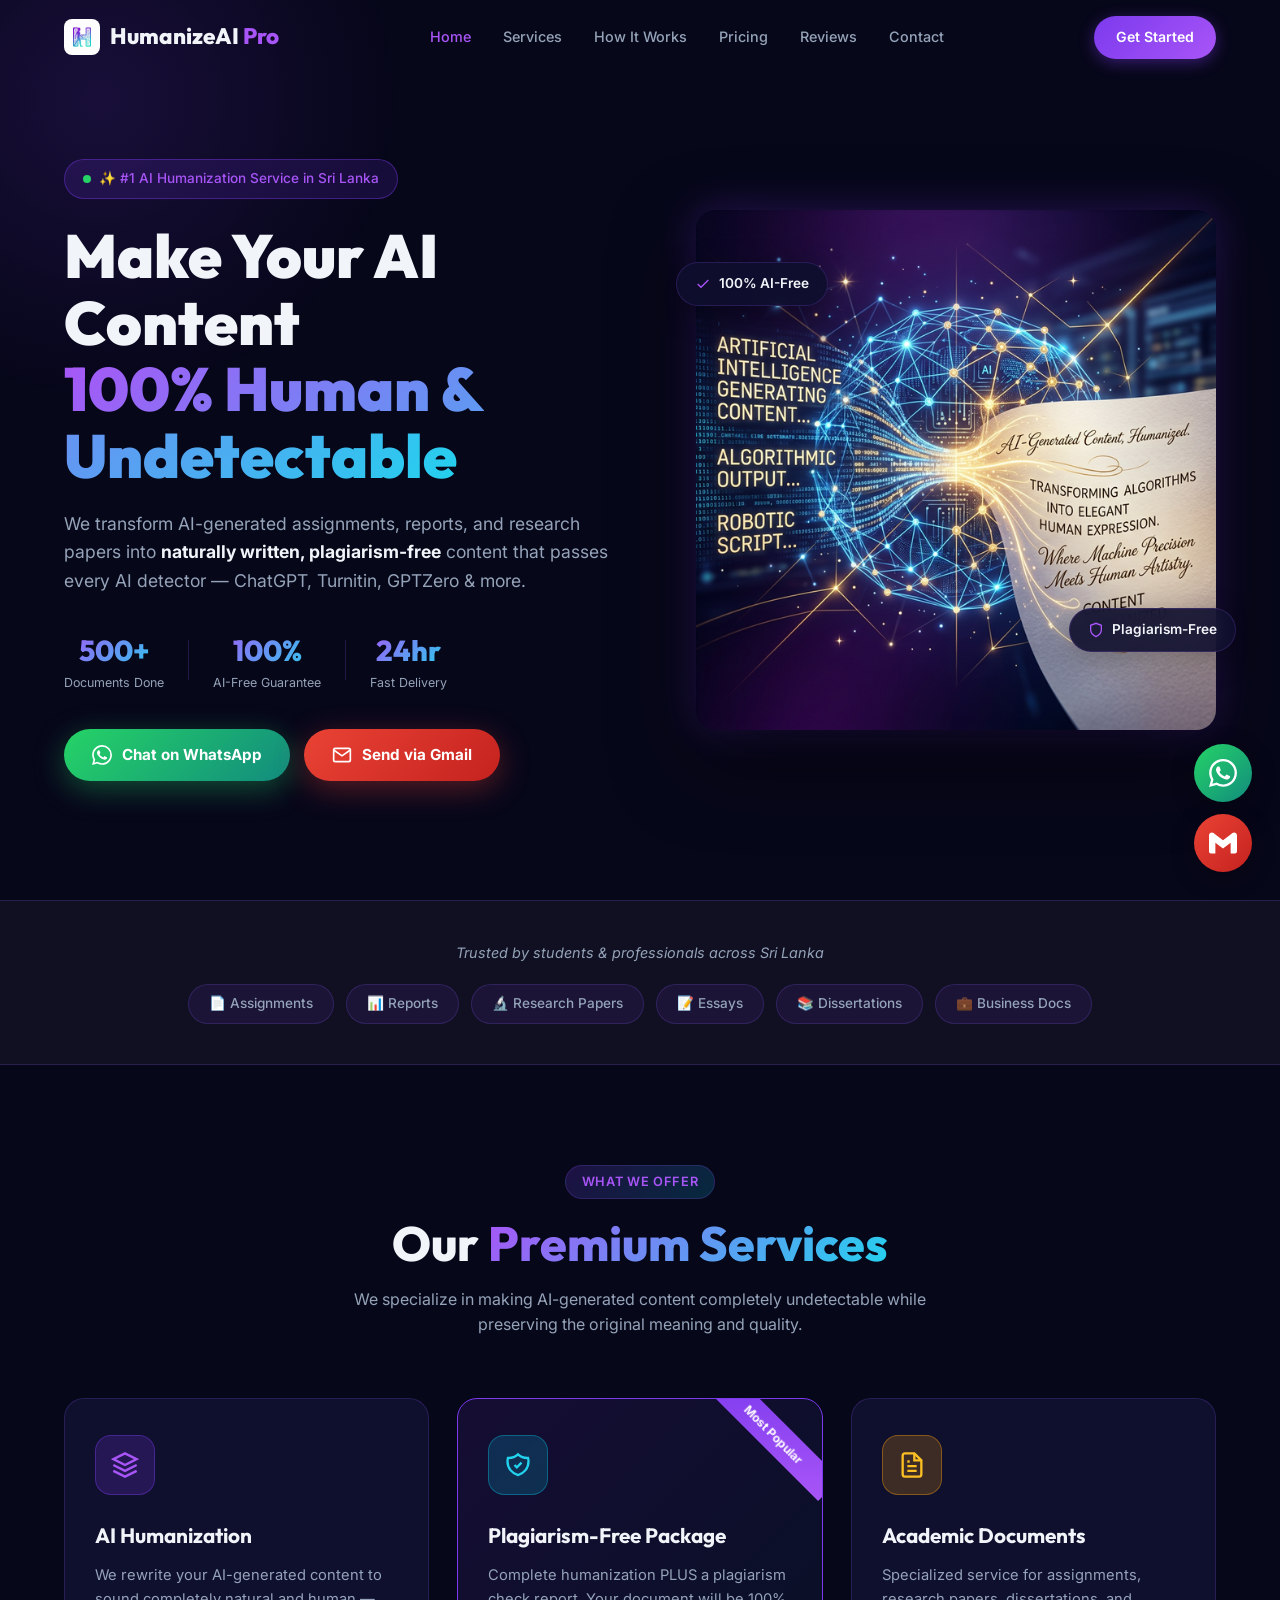
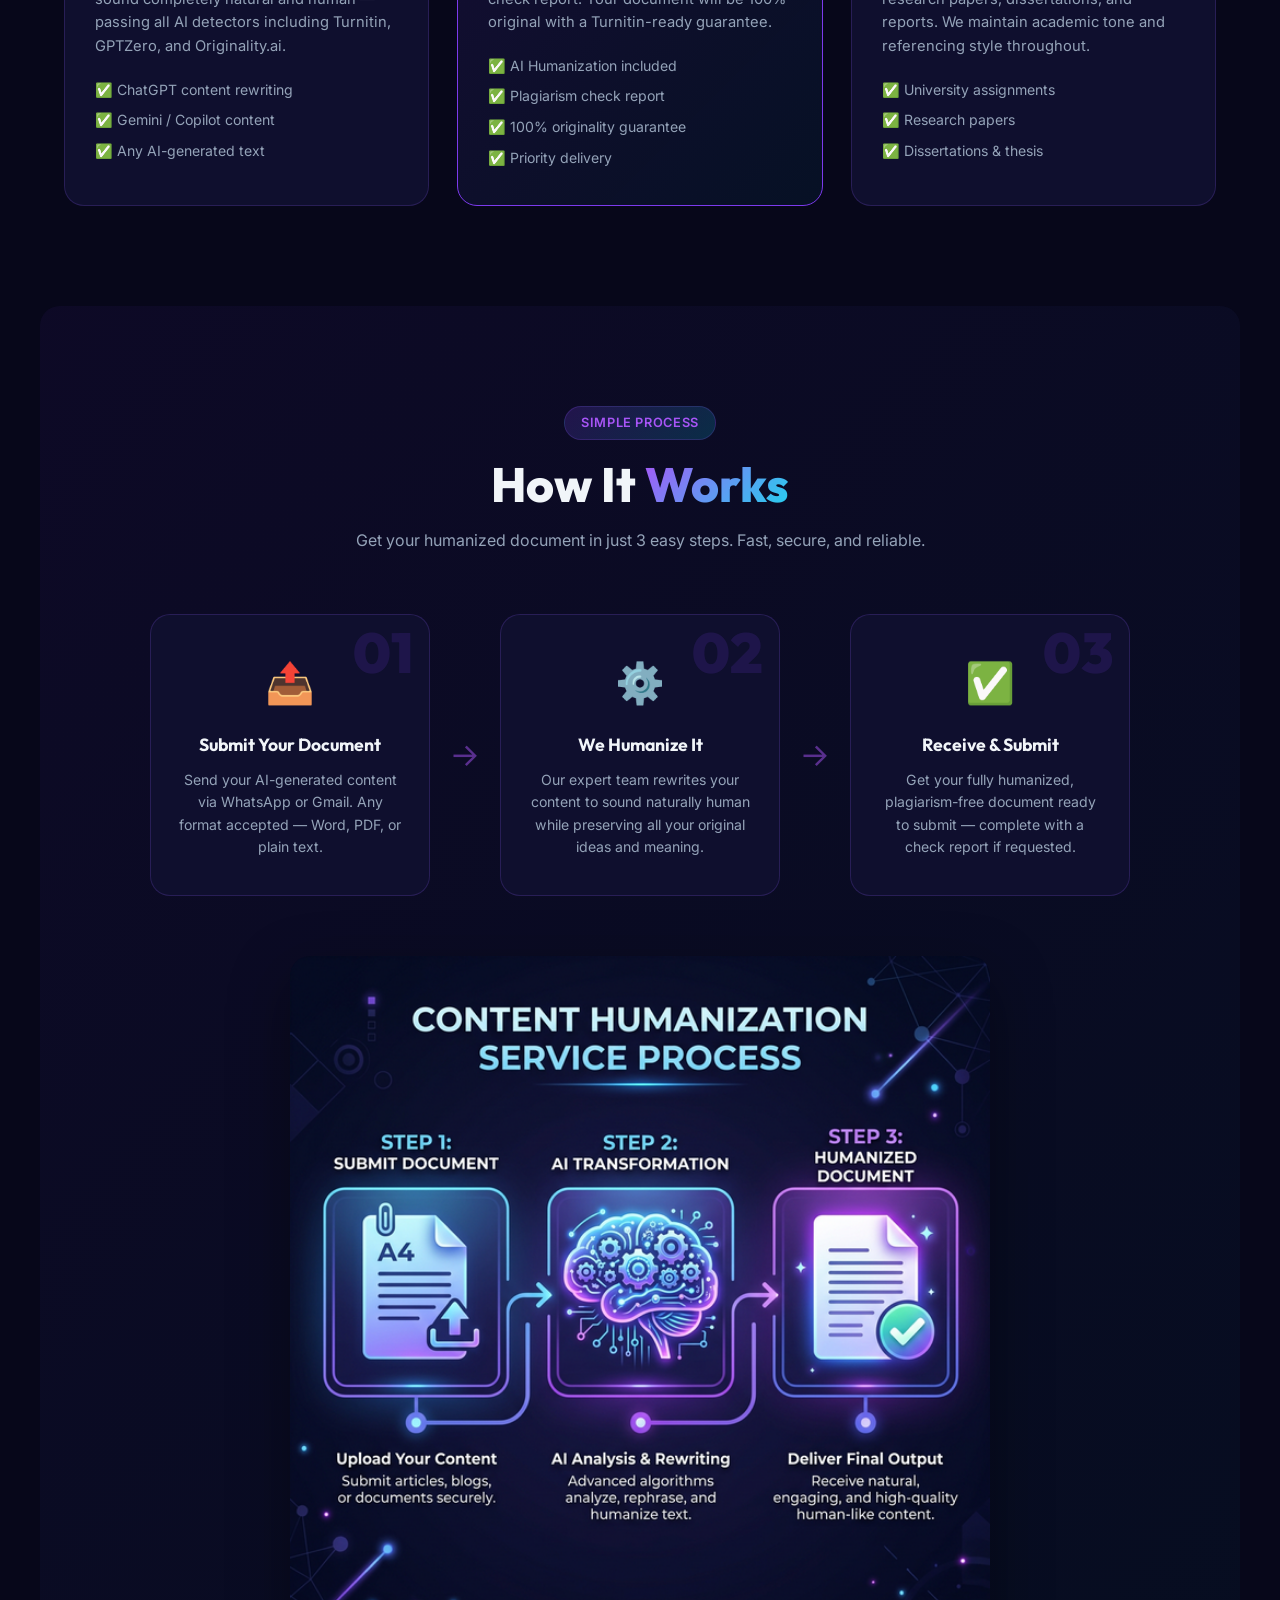
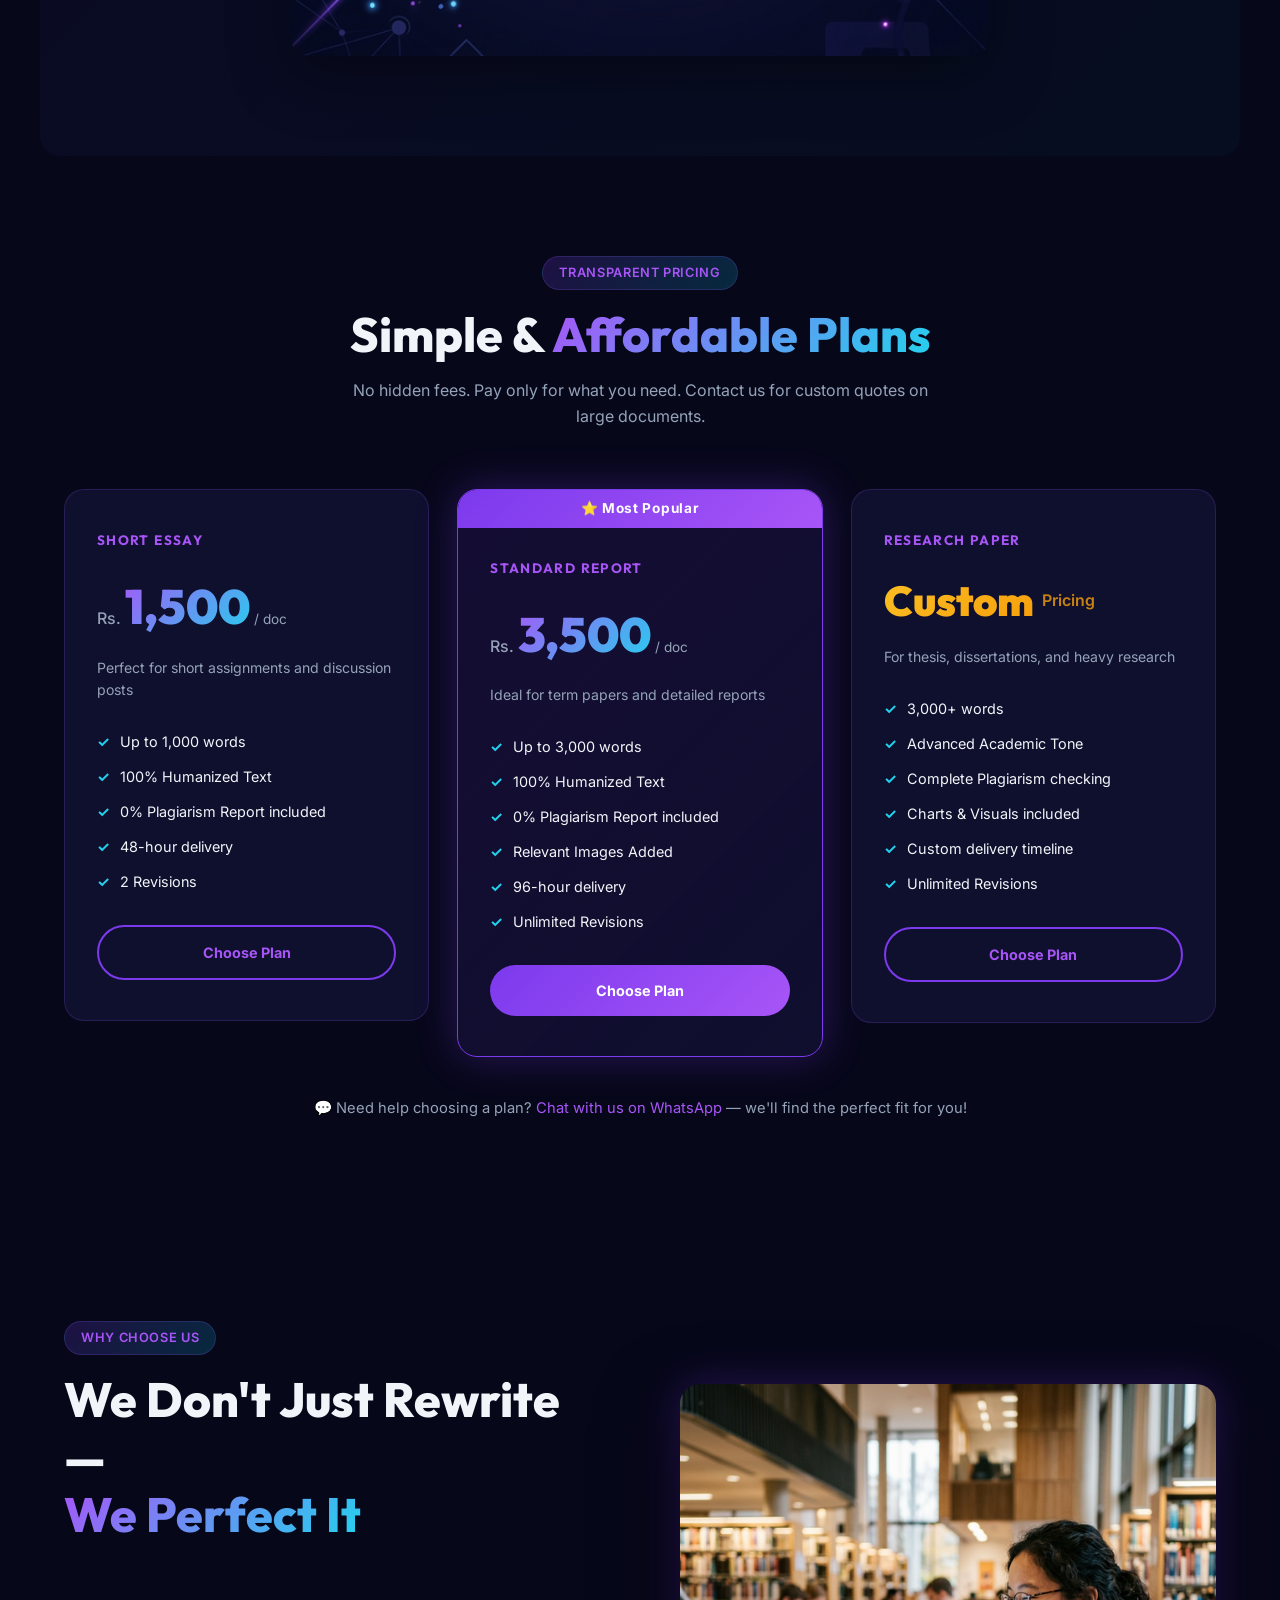
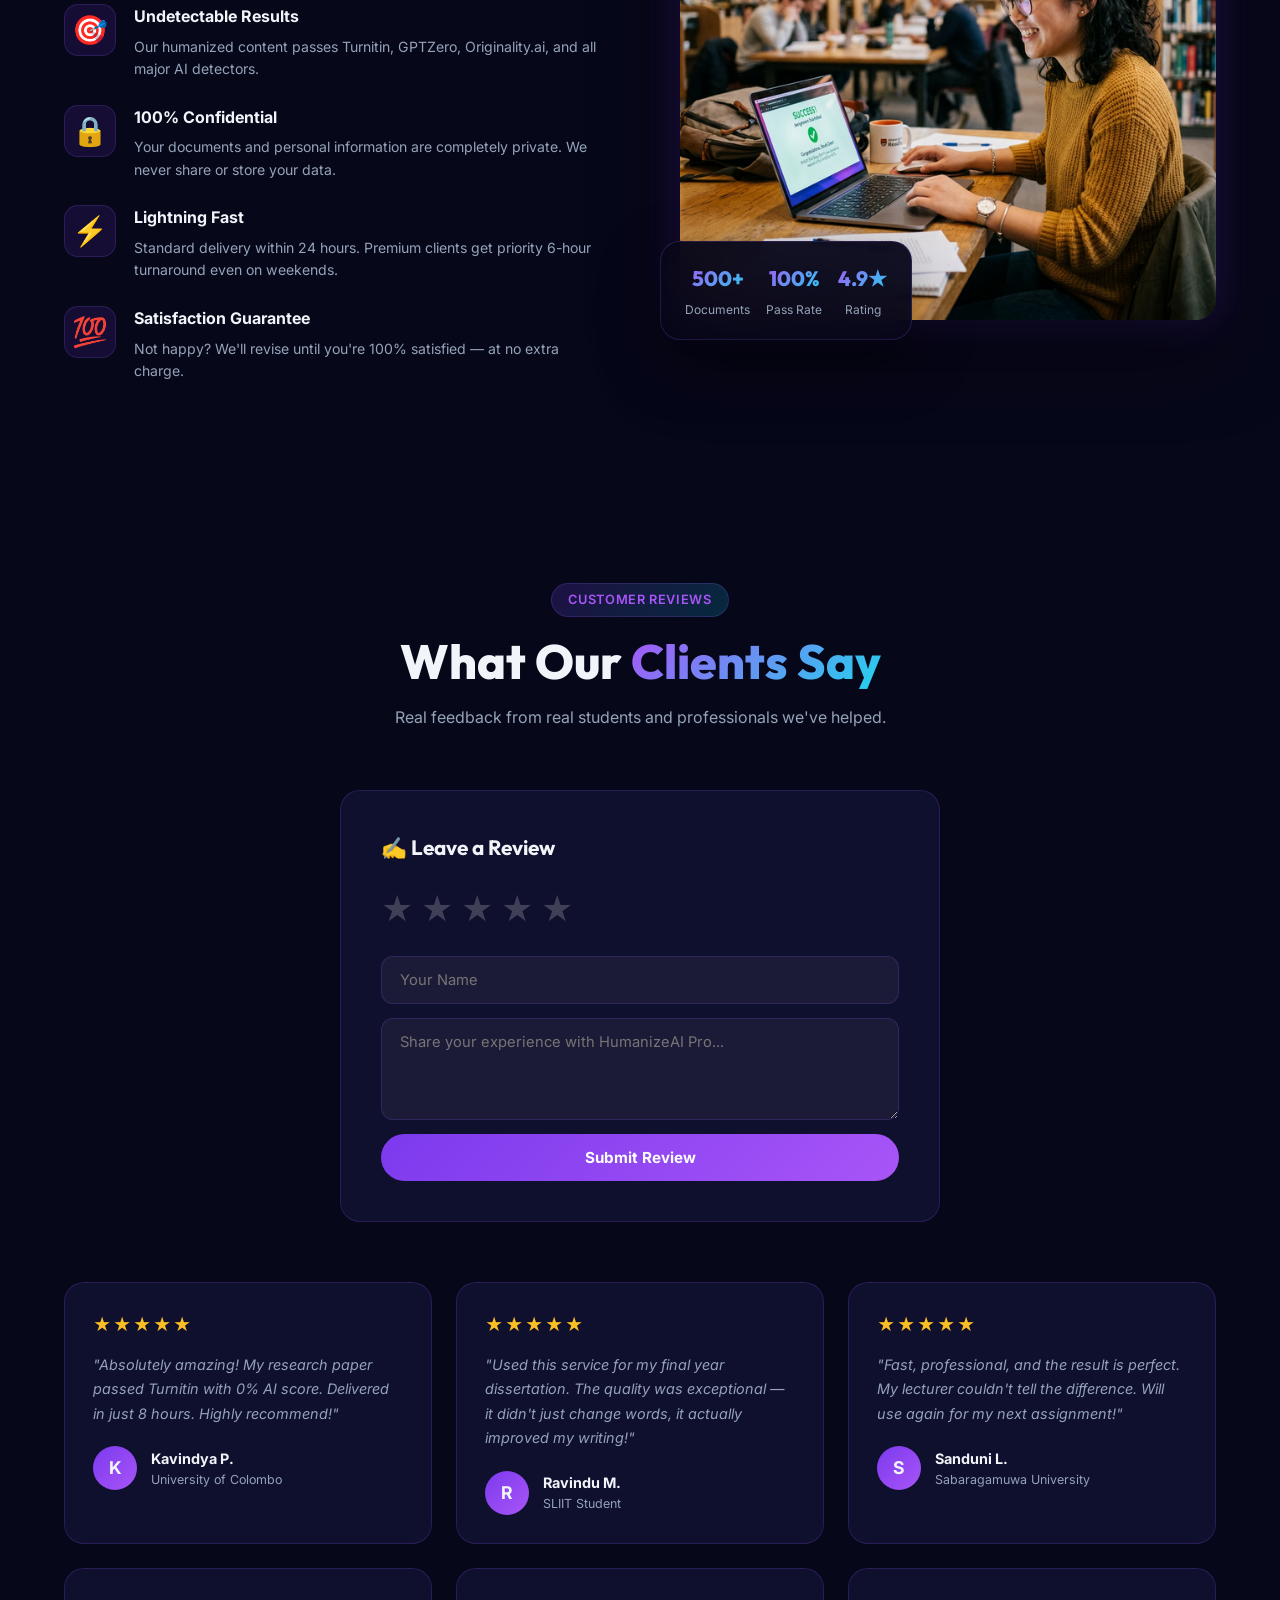
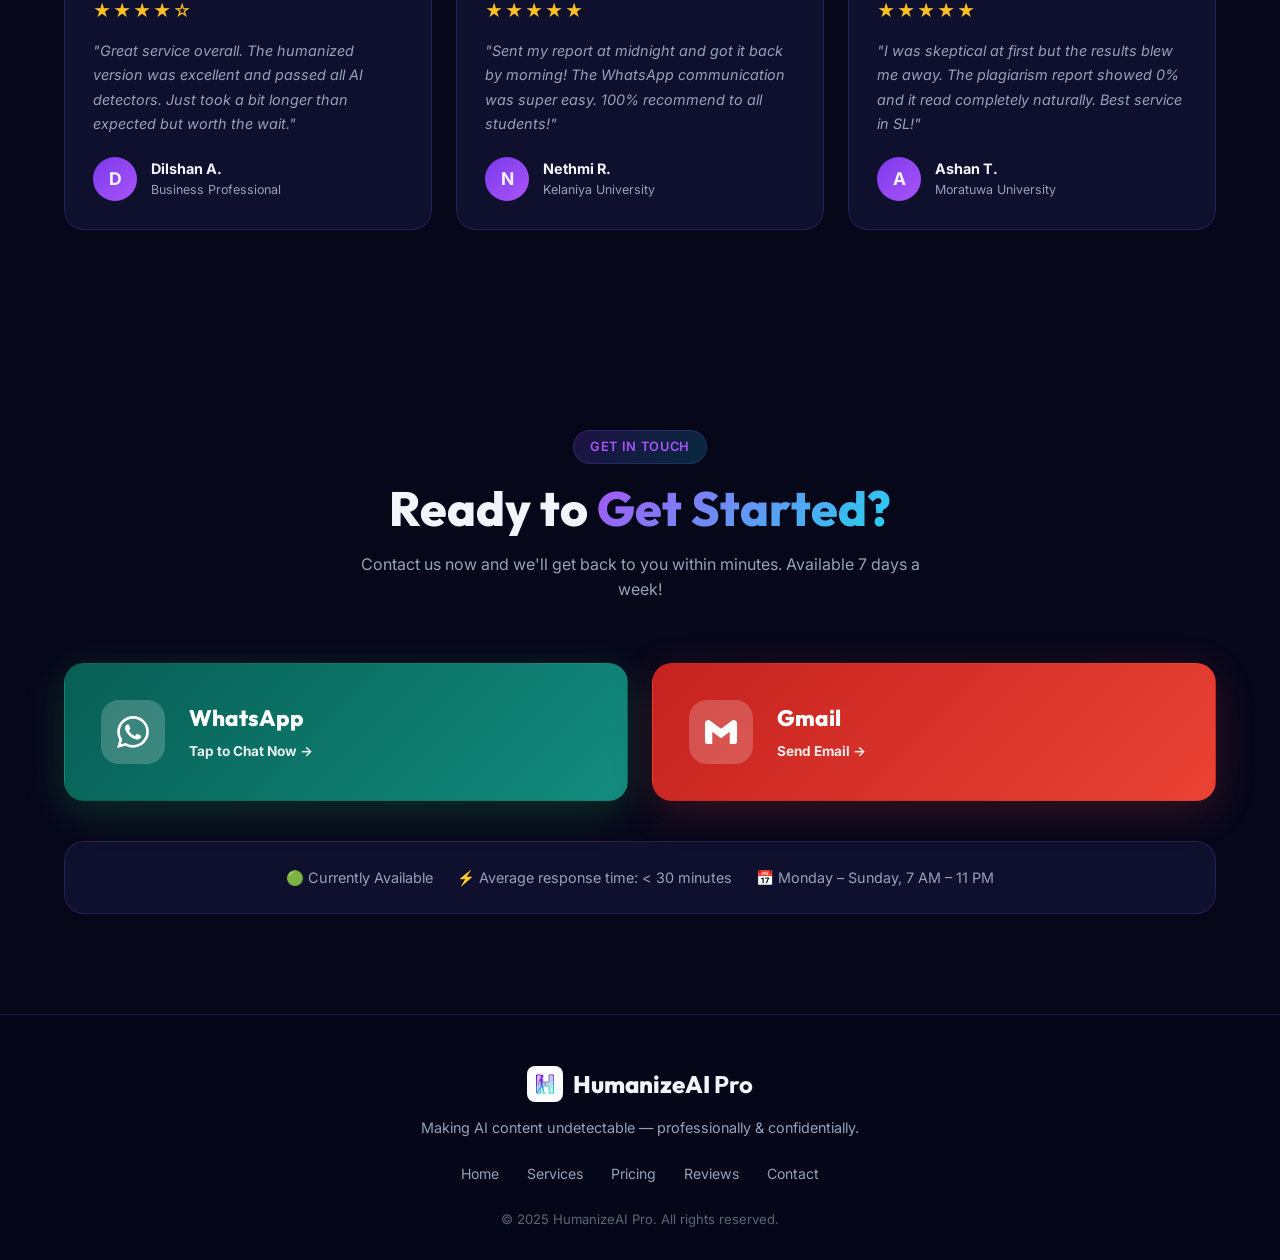
<file: index.html>
<head>
    <meta charset="UTF-8" />
    <meta name="viewport" content="width=device-width, initial-scale=1.0" />

    <title>HumanizeAI Pro – AI-Free, Plagiarism-Free Content Service</title>

    <meta name="description"
        content="Transform AI-generated assignments, reports & research into 100% human-written, plagiarism-free content. Fast, reliable, and undetectable by AI checkers." />

    <!-- SEO -->
    <meta name="robots" content="index, follow">
    <meta name="author" content="HumanizeAI Pro">

    <!-- Open Graph (for Google + Social Media preview) -->
    <meta property="og:title" content="HumanizeAI Pro – AI-Free, Plagiarism-Free Content Service">
    <meta property="og:description"
        content="Convert AI-generated assignments, reports and research into natural human-written content that passes AI detectors.">
    <meta property="og:type" content="website">
    <meta property="og:url" content="https://madusankahemarathna-cloud.github.io/AI-Humanizer/">

    <!-- Favicon -->
    <link rel="icon" type="image/png" href="images/favicon.png" />

    <!-- Google Fonts -->
    <link rel="preconnect" href="https://fonts.googleapis.com" />
    <link rel="preconnect" href="https://fonts.gstatic.com" crossorigin />

    <link
        href="https://fonts.googleapis.com/css2?family=Inter:wght@300;400;500;600;700;800;900&family=Outfit:wght@400;600;700;800&display=swap"
        rel="stylesheet" />

    <!-- CSS -->
    <link rel="stylesheet" href="style.css" />
</head>

<body>

    <!-- ===== FLOATING PARTICLES ===== -->
    <div class="particles" id="particles"></div>

    <!-- ===== NAVBAR ===== -->
    <nav class="navbar" id="navbar">
        <div class="nav-container">
            <a href="#home" class="nav-logo">
                <img src="images/favicon.png" alt="HumanizeAI Logo" class="nav-logo-img" />
                <span>HumanizeAI <span class="logo-pro">Pro</span></span>
            </a>
            <ul class="nav-links" id="navLinks">
                <li><a href="#home">Home</a></li>
                <li><a href="#services">Services</a></li>
                <li><a href="#how-it-works">How It Works</a></li>
                <li><a href="#pricing">Pricing</a></li>
                <li><a href="#reviews">Reviews</a></li>
                <li><a href="#contact">Contact</a></li>
            </ul>
            <div class="nav-actions">
                <a href="#contact" class="btn-nav-cta">Get Started</a>
                <button class="nav-toggle" id="navToggle" aria-label="Toggle menu">
                    <span></span><span></span><span></span>
                </button>
            </div>
        </div>
    </nav>

    <!-- ===== HERO SECTION ===== -->
    <section class="hero" id="home">
        <div class="hero-content">
            <div class="hero-badge">
                <span class="badge-dot"></span>
                ✨ #1 AI Humanization Service in Sri Lanka
            </div>
            <h1 class="hero-title">
                Make Your AI Content<br />
                <span class="gradient-text">100% Human &amp; Undetectable</span>
            </h1>
            <p class="hero-subtitle">
                We transform AI-generated assignments, reports, and research papers into
                <strong>naturally written, plagiarism-free</strong> content that passes
                every AI detector — ChatGPT, Turnitin, GPTZero &amp; more.
            </p>
            <div class="hero-stats">
                <div class="stat">
                    <span class="stat-num">500+</span>
                    <span class="stat-label">Documents Done</span>
                </div>
                <div class="stat-divider"></div>
                <div class="stat">
                    <span class="stat-num">100%</span>
                    <span class="stat-label">AI-Free Guarantee</span>
                </div>
                <div class="stat-divider"></div>
                <div class="stat">
                    <span class="stat-num">24hr</span>
                    <span class="stat-label">Fast Delivery</span>
                </div>
            </div>
            <div class="hero-buttons">
                <a href="https://wa.me/94704002294?text=Hi!%20I%20need%20my%20AI%20content%20humanized.%20Please%20help!"
                    target="_blank" class="btn-primary" id="heroWhatsApp">
                    <svg viewBox="0 0 24 24" fill="currentColor">
                        <path
                            d="M17.472 14.382c-.297-.149-1.758-.867-2.03-.967-.273-.099-.471-.148-.67.15-.197.297-.767.966-.94 1.164-.173.199-.347.223-.644.075-.297-.15-1.255-.463-2.39-1.475-.883-.788-1.48-1.761-1.653-2.059-.173-.297-.018-.458.13-.606.134-.133.298-.347.446-.52.149-.174.198-.298.298-.497.099-.198.05-.371-.025-.52-.075-.149-.669-1.612-.916-2.207-.242-.579-.487-.5-.669-.51-.173-.008-.371-.01-.57-.01-.198 0-.52.074-.792.372-.272.297-1.04 1.016-1.04 2.479 0 1.462 1.065 2.875 1.213 3.074.149.198 2.096 3.2 5.077 4.487.709.306 1.262.489 1.694.625.712.227 1.36.195 1.871.118.571-.085 1.758-.719 2.006-1.413.248-.694.248-1.289.173-1.413-.074-.124-.272-.198-.57-.347m-5.421 7.403h-.004a9.87 9.87 0 01-5.031-1.378l-.361-.214-3.741.982.998-3.648-.235-.374a9.86 9.86 0 01-1.51-5.26c.001-5.45 4.436-9.884 9.888-9.884 2.64 0 5.122 1.03 6.988 2.898a9.825 9.825 0 012.893 6.994c-.003 5.45-4.437 9.884-9.885 9.884m8.413-18.297A11.815 11.815 0 0012.05 0C5.495 0 .16 5.335.157 11.892c0 2.096.547 4.142 1.588 5.945L.057 24l6.305-1.654a11.882 11.882 0 005.683 1.448h.005c6.554 0 11.89-5.335 11.893-11.893a11.821 11.821 0 00-3.48-8.413z" />
                    </svg>
                    Chat on WhatsApp
                </a>
                <a href="https://mail.google.com/mail/?view=cm&to=madusankahemarathna@gmail.com&su=AI%20Content%20Humanization%20Request&body=Hi%2C%20I%20need%20my%20AI%20content%20humanized.%20Please%20help!"
                    target="_blank" class="btn-secondary" id="heroEmail">
                    <svg viewBox="0 0 24 24" fill="none" stroke="currentColor" stroke-width="2">
                        <path d="M4 4h16c1.1 0 2 .9 2 2v12c0 1.1-.9 2-2 2H4c-1.1 0-2-.9-2-2V6c0-1.1.9-2 2-2z" />
                        <polyline points="22,6 12,13 2,6" />
                    </svg>
                    Send via Gmail
                </a>
            </div>
        </div>
        <div class="hero-image-wrap">
            <div class="hero-glow"></div>
            <img src="images/hero_banner.png" alt="AI Content Humanization" class="hero-img" />
            <div class="hero-badge-float badge-float-1">
                <svg viewBox="0 0 24 24" fill="none" stroke="currentColor" stroke-width="2">
                    <polyline points="20 6 9 17 4 12" />
                </svg>
                100% AI-Free
            </div>
            <div class="hero-badge-float badge-float-2">
                <svg viewBox="0 0 24 24" fill="none" stroke="currentColor" stroke-width="2">
                    <path d="M12 22s8-4 8-10V5l-8-3-8 3v7c0 6 8 10 8 10z" />
                </svg>
                Plagiarism-Free
            </div>
        </div>
    </section>

    <!-- ===== TRUSTED BY SECTION ===== -->
    <section class="trusted-section">
        <p class="trusted-label">Trusted by students &amp; professionals across Sri Lanka</p>
        <div class="trusted-logos">
            <span class="trusted-badge">📄 Assignments</span>
            <span class="trusted-badge">📊 Reports</span>
            <span class="trusted-badge">🔬 Research Papers</span>
            <span class="trusted-badge">📝 Essays</span>
            <span class="trusted-badge">📚 Dissertations</span>
            <span class="trusted-badge">💼 Business Docs</span>
        </div>
    </section>

    <!-- ===== SERVICES SECTION ===== -->
    <section class="services-section" id="services">
        <div class="section-header">
            <span class="section-tag">What We Offer</span>
            <h2>Our <span class="gradient-text">Premium Services</span></h2>
            <p>We specialize in making AI-generated content completely undetectable while preserving the original
                meaning and quality.</p>
        </div>
        <div class="services-grid">
            <div class="service-card" data-aos="fade-up">
                <div class="service-icon icon-purple">
                    <svg viewBox="0 0 24 24" fill="none" stroke="currentColor" stroke-width="2">
                        <path d="M12 2L2 7l10 5 10-5-10-5zM2 17l10 5 10-5M2 12l10 5 10-5" />
                    </svg>
                </div>
                <h3>AI Humanization</h3>
                <p>We rewrite your AI-generated content to sound completely natural and human — passing all AI detectors
                    including Turnitin, GPTZero, and Originality.ai.</p>
                <ul class="service-features">
                    <li>✅ ChatGPT content rewriting</li>
                    <li>✅ Gemini / Copilot content</li>
                    <li>✅ Any AI-generated text</li>
                </ul>
            </div>
            <div class="service-card featured" data-aos="fade-up" data-aos-delay="100">
                <div class="featured-ribbon">Most Popular</div>
                <div class="service-icon icon-teal">
                    <svg viewBox="0 0 24 24" fill="none" stroke="currentColor" stroke-width="2">
                        <path
                            d="M9 12l2 2 4-4m5.618-4.016A11.955 11.955 0 0112 2.944a11.955 11.955 0 01-8.618 3.04A12.02 12.02 0 003 9c0 5.591 3.824 10.29 9 11.622 5.176-1.332 9-6.03 9-11.622 0-1.042-.133-2.052-.382-3.016z" />
                    </svg>
                </div>
                <h3>Plagiarism-Free Package</h3>
                <p>Complete humanization PLUS a plagiarism check report. Your document will be 100% original with a
                    Turnitin-ready guarantee.</p>
                <ul class="service-features">
                    <li>✅ AI Humanization included</li>
                    <li>✅ Plagiarism check report</li>
                    <li>✅ 100% originality guarantee</li>
                    <li>✅ Priority delivery</li>
                </ul>
            </div>
            <div class="service-card" data-aos="fade-up" data-aos-delay="200">
                <div class="service-icon icon-gold">
                    <svg viewBox="0 0 24 24" fill="none" stroke="currentColor" stroke-width="2">
                        <path d="M14 2H6a2 2 0 0 0-2 2v16a2 2 0 0 0 2 2h12a2 2 0 0 0 2-2V8z" />
                        <polyline points="14 2 14 8 20 8" />
                        <line x1="16" y1="13" x2="8" y2="13" />
                        <line x1="16" y1="17" x2="8" y2="17" />
                        <polyline points="10 9 9 9 8 9" />
                    </svg>
                </div>
                <h3>Academic Documents</h3>
                <p>Specialized service for assignments, research papers, dissertations, and reports. We maintain
                    academic tone and referencing style throughout.</p>
                <ul class="service-features">
                    <li>✅ University assignments</li>
                    <li>✅ Research papers</li>
                    <li>✅ Dissertations & thesis</li>
                </ul>
            </div>
        </div>
    </section>

    <!-- ===== HOW IT WORKS ===== -->
    <section class="how-section" id="how-it-works">
        <div class="section-header">
            <span class="section-tag">Simple Process</span>
            <h2>How It <span class="gradient-text">Works</span></h2>
            <p>Get your humanized document in just 3 easy steps. Fast, secure, and reliable.</p>
        </div>
        <div class="steps-container">
            <div class="step-card">
                <div class="step-num">01</div>
                <div class="step-icon">📤</div>
                <h3>Submit Your Document</h3>
                <p>Send your AI-generated content via WhatsApp or Gmail. Any format accepted — Word, PDF, or plain text.
                </p>
            </div>
            <div class="step-arrow">→</div>
            <div class="step-card">
                <div class="step-num">02</div>
                <div class="step-icon">⚙️</div>
                <h3>We Humanize It</h3>
                <p>Our expert team rewrites your content to sound naturally human while preserving all your original
                    ideas and meaning.</p>
            </div>
            <div class="step-arrow">→</div>
            <div class="step-card">
                <div class="step-num">03</div>
                <div class="step-icon">✅</div>
                <h3>Receive &amp; Submit</h3>
                <p>Get your fully humanized, plagiarism-free document ready to submit — complete with a check report if
                    requested.</p>
            </div>
        </div>
        <div class="process-image-wrap">
            <img src="images/humanize_process.png" alt="Humanization Process" class="process-img" />
        </div>
    </section>

    <!-- ===== PRICING SECTION ===== -->
    <section class="pricing-section" id="pricing">
        <div class="section-header">
            <span class="section-tag">Transparent Pricing</span>
            <h2>Simple &amp; <span class="gradient-text">Affordable Plans</span></h2>
            <p>No hidden fees. Pay only for what you need. Contact us for custom quotes on large documents.</p>
        </div>
        <div class="pricing-grid">

            <!-- Plan 1: Short Essay -->
            <div class="pricing-card">
                <div class="pricing-tier">Short Essay</div>
                <div class="pricing-price">
                    <span class="price-currency">Rs.</span>
                    <span class="price-amount">1,500</span>
                    <span class="price-period">/ doc</span>
                </div>
                <p class="pricing-desc">Perfect for short assignments and discussion posts</p>
                <ul class="pricing-features">
                    <li><span class="feat-check">✓</span> Up to 1,000 words</li>
                    <li><span class="feat-check">✓</span> 100% Humanized Text</li>
                    <li><span class="feat-check">✓</span> 0% Plagiarism Report included</li>
                    <li><span class="feat-check">✓</span> 48-hour delivery</li>
                    <li><span class="feat-check">✓</span> 2 Revisions</li>
                </ul>
                <a href="https://wa.me/94704002294?text=Hi!%20I%20need%20the%20Short%20Essay%20plan%20(Rs.%201%2C500)%20for%20AI%20humanization."
                    target="_blank" class="btn-pricing">Choose Plan</a>
            </div>

            <!-- Plan 2: Standard Report (Most Popular) -->
            <div class="pricing-card featured-price">
                <div class="pricing-popular">⭐ Most Popular</div>
                <div class="pricing-tier">Standard Report</div>
                <div class="pricing-price">
                    <span class="price-currency">Rs.</span>
                    <span class="price-amount">3,500</span>
                    <span class="price-period">/ doc</span>
                </div>
                <p class="pricing-desc">Ideal for term papers and detailed reports</p>
                <ul class="pricing-features">
                    <li><span class="feat-check">✓</span> Up to 3,000 words</li>
                    <li><span class="feat-check">✓</span> 100% Humanized Text</li>
                    <li><span class="feat-check">✓</span> 0% Plagiarism Report included</li>
                    <li><span class="feat-check">✓</span> Relevant Images Added</li>
                    <li><span class="feat-check">✓</span> 96-hour delivery</li>
                    <li><span class="feat-check">✓</span> Unlimited Revisions</li>
                </ul>
                <a href="https://wa.me/94704002294?text=Hi!%20I%20need%20the%20Standard%20Report%20plan%20(Rs.%203%2C500)%20for%20AI%20humanization."
                    target="_blank" class="btn-pricing featured-btn">Choose Plan</a>
            </div>

            <!-- Plan 3: Research Paper (Custom) -->
            <div class="pricing-card">
                <div class="pricing-tier">Research Paper</div>
                <div class="pricing-price custom-price">
                    <span class="price-amount custom-amount">Custom</span>
                    <span class="price-period">Pricing</span>
                </div>
                <p class="pricing-desc">For thesis, dissertations, and heavy research</p>
                <ul class="pricing-features">
                    <li><span class="feat-check">✓</span> 3,000+ words</li>
                    <li><span class="feat-check">✓</span> Advanced Academic Tone</li>
                    <li><span class="feat-check">✓</span> Complete Plagiarism checking</li>
                    <li><span class="feat-check">✓</span> Charts &amp; Visuals included</li>
                    <li><span class="feat-check">✓</span> Custom delivery timeline</li>
                    <li><span class="feat-check">✓</span> Unlimited Revisions</li>
                </ul>
                <a href="https://wa.me/94704002294?text=Hi!%20I%20need%20a%20custom%20quote%20for%20a%20Research%20Paper%20humanization."
                    target="_blank" class="btn-pricing">Choose Plan</a>
            </div>

        </div>
        <p class="pricing-note">💬 Need help choosing a plan? <a href="https://wa.me/94704002294" target="_blank">Chat
                with us on WhatsApp</a> — we'll find the perfect fit for you!</p>
    </section>

    <!-- ===== ABOUT / WHY US ===== -->
    <section class="why-section">
        <div class="why-left">
            <div class="section-header left-align">
                <span class="section-tag">Why Choose Us</span>
                <h2>We Don't Just Rewrite —<br /><span class="gradient-text">We Perfect It</span></h2>
            </div>
            <div class="why-list">
                <div class="why-item">
                    <div class="why-icon">🎯</div>
                    <div>
                        <h4>Undetectable Results</h4>
                        <p>Our humanized content passes Turnitin, GPTZero, Originality.ai, and all major AI detectors.
                        </p>
                    </div>
                </div>
                <div class="why-item">
                    <div class="why-icon">🔒</div>
                    <div>
                        <h4>100% Confidential</h4>
                        <p>Your documents and personal information are completely private. We never share or store your
                            data.</p>
                    </div>
                </div>
                <div class="why-item">
                    <div class="why-icon">⚡</div>
                    <div>
                        <h4>Lightning Fast</h4>
                        <p>Standard delivery within 24 hours. Premium clients get priority 6-hour turnaround even on
                            weekends.</p>
                    </div>
                </div>
                <div class="why-item">
                    <div class="why-icon">💯</div>
                    <div>
                        <h4>Satisfaction Guarantee</h4>
                        <p>Not happy? We'll revise until you're 100% satisfied — at no extra charge.</p>
                    </div>
                </div>
            </div>
        </div>
        <div class="why-right">
            <img src="images/student_working.png" alt="Happy student" class="why-img" />
            <div class="why-stat-box">
                <div class="why-stat"><span>500+</span> Documents</div>
                <div class="why-stat"><span>100%</span> Pass Rate</div>
                <div class="why-stat"><span>4.9★</span> Rating</div>
            </div>
        </div>
    </section>

    <!-- ===== REVIEWS SECTION ===== -->
    <section class="reviews-section" id="reviews">
        <div class="section-header">
            <span class="section-tag">Customer Reviews</span>
            <h2>What Our <span class="gradient-text">Clients Say</span></h2>
            <p>Real feedback from real students and professionals we've helped.</p>
        </div>

        <!-- Review Form -->
        <div class="review-form-wrap">
            <h3>✍️ Leave a Review</h3>
            <div class="star-selector" id="starSelector">
                <span class="star" data-val="1">★</span>
                <span class="star" data-val="2">★</span>
                <span class="star" data-val="3">★</span>
                <span class="star" data-val="4">★</span>
                <span class="star" data-val="5">★</span>
            </div>
            <input type="text" id="reviewName" placeholder="Your Name" class="review-input" maxlength="50" />
            <textarea id="reviewText" placeholder="Share your experience with HumanizeAI Pro..." class="review-textarea"
                rows="4" maxlength="500"></textarea>
            <button class="btn-submit-review" id="submitReview">Submit Review</button>
        </div>

        <!-- Reviews Grid -->
        <div class="reviews-grid" id="reviewsGrid">
            <!-- Seeded reviews -->
            <div class="review-card">
                <div class="review-stars">★★★★★</div>
                <p class="review-text">"Absolutely amazing! My research paper passed Turnitin with 0% AI score.
                    Delivered in just 8 hours. Highly recommend!"</p>
                <div class="review-author">
                    <div class="review-avatar">K</div>
                    <div>
                        <strong>Kavindya P.</strong>
                        <span>University of Colombo</span>
                    </div>
                </div>
            </div>
            <div class="review-card">
                <div class="review-stars">★★★★★</div>
                <p class="review-text">"Used this service for my final year dissertation. The quality was exceptional —
                    it didn't just change words, it actually improved my writing!"</p>
                <div class="review-author">
                    <div class="review-avatar">R</div>
                    <div>
                        <strong>Ravindu M.</strong>
                        <span>SLIIT Student</span>
                    </div>
                </div>
            </div>
            <div class="review-card">
                <div class="review-stars">★★★★★</div>
                <p class="review-text">"Fast, professional, and the result is perfect. My lecturer couldn't tell the
                    difference. Will use again for my next assignment!"</p>
                <div class="review-author">
                    <div class="review-avatar">S</div>
                    <div>
                        <strong>Sanduni L.</strong>
                        <span>Sabaragamuwa University</span>
                    </div>
                </div>
            </div>
            <div class="review-card">
                <div class="review-stars">★★★★☆</div>
                <p class="review-text">"Great service overall. The humanized version was excellent and passed all AI
                    detectors. Just took a bit longer than expected but worth the wait."</p>
                <div class="review-author">
                    <div class="review-avatar">D</div>
                    <div>
                        <strong>Dilshan A.</strong>
                        <span>Business Professional</span>
                    </div>
                </div>
            </div>
            <div class="review-card">
                <div class="review-stars">★★★★★</div>
                <p class="review-text">"Sent my report at midnight and got it back by morning! The WhatsApp
                    communication was super easy. 100% recommend to all students!"</p>
                <div class="review-author">
                    <div class="review-avatar">N</div>
                    <div>
                        <strong>Nethmi R.</strong>
                        <span>Kelaniya University</span>
                    </div>
                </div>
            </div>
            <div class="review-card">
                <div class="review-stars">★★★★★</div>
                <p class="review-text">"I was skeptical at first but the results blew me away. The plagiarism report
                    showed 0% and it read completely naturally. Best service in SL!"</p>
                <div class="review-author">
                    <div class="review-avatar">A</div>
                    <div>
                        <strong>Ashan T.</strong>
                        <span>Moratuwa University</span>
                    </div>
                </div>
            </div>
        </div>
    </section>

    <!-- ===== CONTACT SECTION ===== -->
    <section class="contact-section" id="contact">
        <div class="section-header">
            <span class="section-tag">Get In Touch</span>
            <h2>Ready to <span class="gradient-text">Get Started?</span></h2>
            <p>Contact us now and we'll get back to you within minutes. Available 7 days a week!</p>
        </div>
        <div class="contact-cards">
            <a href="https://wa.me/94704002294?text=Hi!%20I%20need%20my%20AI%20content%20humanized.%20Can%20you%20help%20me?"
                target="_blank" class="contact-card whatsapp-card" id="contactWhatsApp">
                <div class="contact-card-icon">
                    <svg viewBox="0 0 24 24" fill="currentColor">
                        <path
                            d="M17.472 14.382c-.297-.149-1.758-.867-2.03-.967-.273-.099-.471-.148-.67.15-.197.297-.767.966-.94 1.164-.173.199-.347.223-.644.075-.297-.15-1.255-.463-2.39-1.475-.883-.788-1.48-1.761-1.653-2.059-.173-.297-.018-.458.13-.606.134-.133.298-.347.446-.52.149-.174.198-.298.298-.497.099-.198.05-.371-.025-.52-.075-.149-.669-1.612-.916-2.207-.242-.579-.487-.5-.669-.51-.173-.008-.371-.01-.57-.01-.198 0-.52.074-.792.372-.272.297-1.04 1.016-1.04 2.479 0 1.462 1.065 2.875 1.213 3.074.149.198 2.096 3.2 5.077 4.487.709.306 1.262.489 1.694.625.712.227 1.36.195 1.871.118.571-.085 1.758-.719 2.006-1.413.248-.694.248-1.289.173-1.413-.074-.124-.272-.198-.57-.347m-5.421 7.403h-.004a9.87 9.87 0 01-5.031-1.378l-.361-.214-3.741.982.998-3.648-.235-.374a9.86 9.86 0 01-1.51-5.26c.001-5.45 4.436-9.884 9.888-9.884 2.64 0 5.122 1.03 6.988 2.898a9.825 9.825 0 012.893 6.994c-.003 5.45-4.437 9.884-9.885 9.884m8.413-18.297A11.815 11.815 0 0012.05 0C5.495 0 .16 5.335.157 11.892c0 2.096.547 4.142 1.588 5.945L.057 24l6.305-1.654a11.882 11.882 0 005.683 1.448h.005c6.554 0 11.89-5.335 11.893-11.893a11.821 11.821 0 00-3.48-8.413z" />
                    </svg>
                </div>
                <div class="contact-card-info">
                    <h3>WhatsApp</h3>
                    <span class="contact-cta">Tap to Chat Now →</span>
                </div>
            </a>
            <a href="https://mail.google.com/mail/?view=cm&to=madusankahemarathna@gmail.com&su=AI%20Content%20Humanization%20Request&body=Hi%2C%20I%20need%20my%20AI%20content%20humanized.%20Please%20help!"
                target="_blank" class="contact-card gmail-card" id="contactGmail">
                <div class="contact-card-icon">
                    <svg viewBox="0 0 24 24" fill="currentColor">
                        <path
                            d="M24 5.457v13.909c0 .904-.732 1.636-1.636 1.636h-3.819V11.73L12 16.64l-6.545-4.91v9.273H1.636A1.636 1.636 0 0 1 0 19.366V5.457c0-2.023 2.309-3.178 3.927-1.964L5.455 4.64 12 9.548l6.545-4.910 1.528-1.145C21.69 2.28 24 3.434 24 5.457z" />
                    </svg>
                </div>
                <div class="contact-card-info">
                    <h3>Gmail</h3>
                    <span class="contact-cta">Send Email →</span>
                </div>
            </a>
        </div>
        <div class="availability-banner">
            <span>🟢 Currently Available</span>
            <span>⚡ Average response time: &lt; 30 minutes</span>
            <span>📅 Monday – Sunday, 7 AM – 11 PM</span>
        </div>
    </section>

    <!-- ===== FOOTER ===== -->
    <footer class="footer">
        <div class="footer-inner">
            <div class="footer-brand">
                <img src="images/favicon.png" alt="Logo" class="footer-logo" />
                <span>HumanizeAI <strong>Pro</strong></span>
            </div>
            <p class="footer-tagline">Making AI content undetectable — professionally &amp; confidentially.</p>
            <div class="footer-links">
                <a href="#home">Home</a>
                <a href="#services">Services</a>
                <a href="#pricing">Pricing</a>
                <a href="#reviews">Reviews</a>
                <a href="#contact">Contact</a>
            </div>
            <p class="footer-copy">© 2025 HumanizeAI Pro. All rights reserved.</p>
        </div>
    </footer>

    <!-- ===== FLOATING BUTTONS ===== -->
    <div class="floating-buttons">
        <a href="https://wa.me/94704002294?text=Hi!%20I%20need%20my%20AI%20content%20humanized!" target="_blank"
            class="float-btn float-whatsapp" id="floatWhatsApp" title="Chat on WhatsApp">
            <svg viewBox="0 0 24 24" fill="currentColor">
                <path
                    d="M17.472 14.382c-.297-.149-1.758-.867-2.03-.967-.273-.099-.471-.148-.67.15-.197.297-.767.966-.94 1.164-.173.199-.347.223-.644.075-.297-.15-1.255-.463-2.39-1.475-.883-.788-1.48-1.761-1.653-2.059-.173-.297-.018-.458.13-.606.134-.133.298-.347.446-.52.149-.174.198-.298.298-.497.099-.198.05-.371-.025-.52-.075-.149-.669-1.612-.916-2.207-.242-.579-.487-.5-.669-.51-.173-.008-.371-.01-.57-.01-.198 0-.52.074-.792.372-.272.297-1.04 1.016-1.04 2.479 0 1.462 1.065 2.875 1.213 3.074.149.198 2.096 3.2 5.077 4.487.709.306 1.262.489 1.694.625.712.227 1.36.195 1.871.118.571-.085 1.758-.719 2.006-1.413.248-.694.248-1.289.173-1.413-.074-.124-.272-.198-.57-.347m-5.421 7.403h-.004a9.87 9.87 0 01-5.031-1.378l-.361-.214-3.741.982.998-3.648-.235-.374a9.86 9.86 0 01-1.51-5.26c.001-5.45 4.436-9.884 9.888-9.884 2.64 0 5.122 1.03 6.988 2.898a9.825 9.825 0 012.893 6.994c-.003 5.45-4.437 9.884-9.885 9.884m8.413-18.297A11.815 11.815 0 0012.05 0C5.495 0 .16 5.335.157 11.892c0 2.096.547 4.142 1.588 5.945L.057 24l6.305-1.654a11.882 11.882 0 005.683 1.448h.005c6.554 0 11.89-5.335 11.893-11.893a11.821 11.821 0 00-3.48-8.413z" />
            </svg>
            <span class="float-tooltip">Chat on WhatsApp</span>
        </a>
        <a href="https://mail.google.com/mail/?view=cm&to=madusankahemarathna@gmail.com&su=AI%20Content%20Humanization%20Request&body=Hi%2C%20I%20need%20my%20AI%20content%20humanized.%20Please%20help!"
            target="_blank" class="float-btn float-gmail" id="floatGmail" title="Send Email">
            <svg viewBox="0 0 24 24" fill="currentColor">
                <path
                    d="M24 5.457v13.909c0 .904-.732 1.636-1.636 1.636h-3.819V11.73L12 16.64l-6.545-4.91v9.273H1.636A1.636 1.636 0 0 1 0 19.366V5.457c0-2.023 2.309-3.178 3.927-1.964L5.455 4.64 12 9.548l6.545-4.910 1.528-1.145C21.69 2.28 24 3.434 24 5.457z" />
            </svg>
            <span class="float-tooltip">Send Email</span>
        </a>
    </div>

    <!-- ===== AUTO-CLICK WHATSAPP POPUP ===== -->
    <div class="wa-popup" id="waPopup">
        <button class="wa-popup-close" id="waPopupClose">✕</button>
        <div class="wa-popup-icon">
            <svg viewBox="0 0 24 24" fill="currentColor">
                <path
                    d="M17.472 14.382c-.297-.149-1.758-.867-2.03-.967-.273-.099-.471-.148-.67.15-.197.297-.767.966-.94 1.164-.173.199-.347.223-.644.075-.297-.15-1.255-.463-2.39-1.475-.883-.788-1.48-1.761-1.653-2.059-.173-.297-.018-.458.13-.606.134-.133.298-.347.446-.52.149-.174.198-.298.298-.497.099-.198.05-.371-.025-.52-.075-.149-.669-1.612-.916-2.207-.242-.579-.487-.5-.669-.51-.173-.008-.371-.01-.57-.01-.198 0-.52.074-.792.372-.272.297-1.04 1.016-1.04 2.479 0 1.462 1.065 2.875 1.213 3.074.149.198 2.096 3.2 5.077 4.487.709.306 1.262.489 1.694.625.712.227 1.36.195 1.871.118.571-.085 1.758-.719 2.006-1.413.248-.694.248-1.289.173-1.413-.074-.124-.272-.198-.57-.347m-5.421 7.403h-.004a9.87 9.87 0 01-5.031-1.378l-.361-.214-3.741.982.998-3.648-.235-.374a9.86 9.86 0 01-1.51-5.26c.001-5.45 4.436-9.884 9.888-9.884 2.64 0 5.122 1.03 6.988 2.898a9.825 9.825 0 012.893 6.994c-.003 5.45-4.437 9.884-9.885 9.884m8.413-18.297A11.815 11.815 0 0012.05 0C5.495 0 .16 5.335.157 11.892c0 2.096.547 4.142 1.588 5.945L.057 24l6.305-1.654a11.882 11.882 0 005.683 1.448h.005c6.554 0 11.89-5.335 11.893-11.893a11.821 11.821 0 00-3.48-8.413z" />
            </svg>
        </div>
        <div class="wa-popup-body">
            <h4>👋 Hey there!</h4>
            <p>Need your AI content humanized? <strong>Chat with us now</strong> — we're online and ready to help!</p>
            <a href="https://wa.me/94704002294?text=Hi!%20I%20visited%20your%20website%20and%20need%20help%20humanizing%20my%20AI%20content!"
                target="_blank" class="wa-popup-btn" id="waPopupBtn">
                Start WhatsApp Chat →
            </a>
        </div>
    </div>

    <script src="script.js"></script>
</body>

</html>
</file>
<file: style.css>
/* ===== RESET & BASE ===== */
*,
*::before,
*::after {
  box-sizing: border-box;
  margin: 0;
  padding: 0;
}

:root {
  --bg-dark: #07071a;
  --bg-card: #0f0f2e;
  --bg-card2: #131340;
  --primary: #7c3aed;
  --primary-light: #a855f7;
  --secondary: #06b6d4;
  --secondary-light: #22d3ee;
  --gold: #f59e0b;
  --gold-light: #fbbf24;
  --green-wa: #25d366;
  --red-gmail: #ea4335;
  --text-primary: #f1f5f9;
  --text-secondary: #94a3b8;
  --border: rgba(139, 92, 246, 0.2);
  --glass: rgba(255, 255, 255, 0.04);
  --shadow-purple: 0 0 40px rgba(124, 58, 237, 0.3);
  --shadow-teal: 0 0 40px rgba(6, 182, 212, 0.3);
  --radius: 20px;
  --radius-sm: 12px;
  --transition: 0.3s cubic-bezier(0.4, 0, 0.2, 1);
}

html {
  scroll-behavior: smooth;
}

body {
  font-family: 'Inter', sans-serif;
  background: var(--bg-dark);
  color: var(--text-primary);
  line-height: 1.6;
  overflow-x: hidden;
}

/* ===== PARTICLES ===== */
.particles {
  position: fixed;
  inset: 0;
  pointer-events: none;
  z-index: 0;
  overflow: hidden;
}

.particle {
  position: absolute;
  border-radius: 50%;
  animation: floatUp linear infinite;
  opacity: 0;
}

@keyframes floatUp {
  0% {
    transform: translateY(100vh) scale(0);
    opacity: 0;
  }

  10% {
    opacity: 0.6;
  }

  90% {
    opacity: 0.4;
  }

  100% {
    transform: translateY(-100px) scale(1.2);
    opacity: 0;
  }
}

/* ===== SCROLLBAR ===== */
::-webkit-scrollbar {
  width: 6px;
}

::-webkit-scrollbar-track {
  background: var(--bg-dark);
}

::-webkit-scrollbar-thumb {
  background: var(--primary);
  border-radius: 3px;
}

/* ===== NAVBAR ===== */
.navbar {
  position: fixed;
  top: 0;
  left: 0;
  right: 0;
  z-index: 1000;
  padding: 16px 0;
  transition: all var(--transition);
  background: transparent;
}

.navbar.scrolled {
  background: rgba(7, 7, 26, 0.95);
  backdrop-filter: blur(20px);
  border-bottom: 1px solid var(--border);
  padding: 12px 0;
  box-shadow: 0 4px 30px rgba(0, 0, 0, 0.3);
}

.nav-container {
  max-width: 1200px;
  margin: 0 auto;
  padding: 0 24px;
  display: flex;
  align-items: center;
  justify-content: space-between;
  gap: 24px;
}

.nav-logo {
  display: flex;
  align-items: center;
  gap: 10px;
  text-decoration: none;
  font-family: 'Outfit', sans-serif;
  font-size: 1.4rem;
  font-weight: 800;
  color: var(--text-primary);
}

.nav-logo-img {
  width: 36px;
  height: 36px;
  object-fit: contain;
  border-radius: 8px;
}

.logo-pro {
  color: var(--primary-light);
}

.nav-links {
  display: flex;
  list-style: none;
  gap: 32px;
}

.nav-links a {
  text-decoration: none;
  color: var(--text-secondary);
  font-size: 0.9rem;
  font-weight: 500;
  transition: color var(--transition);
  position: relative;
}

.nav-links a::after {
  content: '';
  position: absolute;
  bottom: -4px;
  left: 0;
  right: 0;
  height: 2px;
  background: var(--primary-light);
  transform: scaleX(0);
  transition: transform var(--transition);
}

.nav-links a:hover {
  color: var(--text-primary);
}

.nav-links a:hover::after {
  transform: scaleX(1);
}

.btn-nav-cta {
  background: linear-gradient(135deg, var(--primary), var(--primary-light));
  color: white;
  padding: 10px 22px;
  border-radius: 50px;
  text-decoration: none;
  font-weight: 600;
  font-size: 0.88rem;
  transition: all var(--transition);
  box-shadow: 0 4px 15px rgba(124, 58, 237, 0.4);
}

.btn-nav-cta:hover {
  transform: translateY(-2px);
  box-shadow: 0 8px 25px rgba(124, 58, 237, 0.5);
}

.nav-toggle {
  display: none;
  flex-direction: column;
  gap: 5px;
  background: none;
  border: none;
  cursor: pointer;
  padding: 4px;
}

.nav-toggle span {
  display: block;
  width: 24px;
  height: 2px;
  background: var(--text-primary);
  border-radius: 2px;
  transition: all var(--transition);
}

.nav-actions {
  display: flex;
  align-items: center;
  gap: 12px;
}

/* ===== HERO ===== */
.hero {
  min-height: 100vh;
  display: flex;
  align-items: center;
  justify-content: center;
  gap: 60px;
  max-width: 1200px;
  margin: 0 auto;
  padding: 120px 24px 80px;
  position: relative;
  z-index: 1;
}

.hero::before {
  content: '';
  position: fixed;
  top: -200px;
  left: -200px;
  width: 600px;
  height: 600px;
  background: radial-gradient(circle, rgba(124, 58, 237, 0.15) 0%, transparent 70%);
  pointer-events: none;
  z-index: 0;
}

.hero-content {
  flex: 1;
  max-width: 600px;
}

.hero-badge {
  display: inline-flex;
  align-items: center;
  gap: 8px;
  background: rgba(124, 58, 237, 0.15);
  border: 1px solid rgba(124, 58, 237, 0.4);
  color: var(--primary-light);
  padding: 8px 18px;
  border-radius: 50px;
  font-size: 0.85rem;
  font-weight: 500;
  margin-bottom: 24px;
  animation: fadeInDown 0.6s ease forwards;
}

.badge-dot {
  width: 8px;
  height: 8px;
  background: var(--green-wa);
  border-radius: 50%;
  animation: pulse 2s infinite;
}

@keyframes pulse {

  0%,
  100% {
    box-shadow: 0 0 0 0 rgba(37, 211, 102, 0.4);
  }

  50% {
    box-shadow: 0 0 0 8px rgba(37, 211, 102, 0);
  }
}

.hero-title {
  font-family: 'Outfit', sans-serif;
  font-size: clamp(2.2rem, 5vw, 3.8rem);
  font-weight: 900;
  line-height: 1.1;
  margin-bottom: 20px;
  animation: fadeInUp 0.7s ease 0.1s both;
}

.gradient-text {
  background: linear-gradient(135deg, var(--primary-light) 0%, var(--secondary-light) 100%);
  -webkit-background-clip: text;
  -webkit-text-fill-color: transparent;
  background-clip: text;
}

.hero-subtitle {
  font-size: 1.1rem;
  color: var(--text-secondary);
  margin-bottom: 32px;
  animation: fadeInUp 0.7s ease 0.2s both;
}

.hero-subtitle strong {
  color: var(--text-primary);
}

.hero-stats {
  display: flex;
  align-items: center;
  gap: 24px;
  margin-bottom: 36px;
  animation: fadeInUp 0.7s ease 0.3s both;
}

.stat {
  text-align: center;
}

.stat-num {
  display: block;
  font-family: 'Outfit', sans-serif;
  font-size: 1.8rem;
  font-weight: 800;
  background: linear-gradient(135deg, var(--primary-light), var(--secondary-light));
  -webkit-background-clip: text;
  -webkit-text-fill-color: transparent;
  background-clip: text;
}

.stat-label {
  font-size: 0.78rem;
  color: var(--text-secondary);
}

.stat-divider {
  width: 1px;
  height: 40px;
  background: var(--border);
}

.hero-buttons {
  display: flex;
  gap: 14px;
  flex-wrap: wrap;
  animation: fadeInUp 0.7s ease 0.4s both;
}

.btn-primary,
.btn-secondary {
  display: inline-flex;
  align-items: center;
  gap: 10px;
  padding: 14px 28px;
  border-radius: 50px;
  font-weight: 700;
  font-size: 0.95rem;
  text-decoration: none;
  transition: all var(--transition);
}

.btn-primary svg,
.btn-secondary svg {
  width: 20px;
  height: 20px;
  flex-shrink: 0;
}

.btn-primary {
  background: linear-gradient(135deg, #25d366, #128c7e);
  color: white;
  box-shadow: 0 8px 30px rgba(37, 211, 102, 0.35);
}

.btn-primary:hover {
  transform: translateY(-3px);
  box-shadow: 0 12px 40px rgba(37, 211, 102, 0.5);
}

.btn-secondary {
  background: linear-gradient(135deg, #ea4335, #c5221f);
  color: white;
  box-shadow: 0 8px 30px rgba(234, 67, 53, 0.35);
}

.btn-secondary:hover {
  transform: translateY(-3px);
  box-shadow: 0 12px 40px rgba(234, 67, 53, 0.5);
}

/* Hero Image */
.hero-image-wrap {
  flex: 1;
  max-width: 520px;
  position: relative;
  animation: fadeInRight 0.8s ease 0.2s both;
}

.hero-glow {
  position: absolute;
  top: 50%;
  left: 50%;
  transform: translate(-50%, -50%);
  width: 400px;
  height: 400px;
  background: radial-gradient(circle, rgba(124, 58, 237, 0.3) 0%, transparent 70%);
  pointer-events: none;
}

.hero-img {
  width: 100%;
  border-radius: var(--radius);
  box-shadow: 0 30px 80px rgba(0, 0, 0, 0.5), var(--shadow-purple);
  position: relative;
  z-index: 1;
  animation: float 6s ease-in-out infinite;
}

@keyframes float {

  0%,
  100% {
    transform: translateY(0);
  }

  50% {
    transform: translateY(-12px);
  }
}

.hero-badge-float {
  position: absolute;
  z-index: 2;
  display: flex;
  align-items: center;
  gap: 8px;
  padding: 10px 18px;
  background: rgba(15, 15, 46, 0.9);
  backdrop-filter: blur(10px);
  border: 1px solid var(--border);
  border-radius: 50px;
  font-size: 0.85rem;
  font-weight: 600;
  color: var(--text-primary);
  box-shadow: 0 8px 30px rgba(0, 0, 0, 0.3);
  animation: float 5s ease-in-out 1s infinite;
}

.hero-badge-float svg {
  width: 16px;
  height: 16px;
  stroke: var(--primary-light);
  flex-shrink: 0;
}

.badge-float-1 {
  top: 10%;
  left: -20px;
}

.badge-float-2 {
  bottom: 15%;
  right: -20px;
  animation-delay: 2.5s;
}

/* ===== TRUSTED ===== */
.trusted-section {
  position: relative;
  z-index: 1;
  text-align: center;
  padding: 40px 24px;
  border-top: 1px solid var(--border);
  border-bottom: 1px solid var(--border);
  background: var(--glass);
}

.trusted-label {
  color: var(--text-secondary);
  font-size: 0.9rem;
  margin-bottom: 20px;
  font-style: italic;
}

.trusted-logos {
  display: flex;
  flex-wrap: wrap;
  justify-content: center;
  gap: 12px;
}

.trusted-badge {
  background: rgba(124, 58, 237, 0.1);
  border: 1px solid var(--border);
  padding: 8px 20px;
  border-radius: 50px;
  font-size: 0.85rem;
  font-weight: 500;
  color: var(--text-secondary);
  transition: all var(--transition);
}

.trusted-badge:hover {
  background: rgba(124, 58, 237, 0.2);
  color: var(--text-primary);
  transform: translateY(-2px);
}

/* ===== SECTION COMMON ===== */
.section-header {
  text-align: center;
  margin-bottom: 60px;
}

.section-header.left-align {
  text-align: left;
}

.section-tag {
  display: inline-block;
  background: linear-gradient(135deg, rgba(124, 58, 237, 0.2), rgba(6, 182, 212, 0.2));
  border: 1px solid var(--border);
  color: var(--primary-light);
  padding: 6px 16px;
  border-radius: 50px;
  font-size: 0.8rem;
  font-weight: 600;
  letter-spacing: 0.05em;
  text-transform: uppercase;
  margin-bottom: 16px;
}

.section-header h2 {
  font-family: 'Outfit', sans-serif;
  font-size: clamp(1.8rem, 4vw, 3rem);
  font-weight: 800;
  margin-bottom: 14px;
  line-height: 1.2;
}

.section-header p {
  color: var(--text-secondary);
  font-size: 1rem;
  max-width: 600px;
  margin: 0 auto;
}

.section-header.left-align p {
  margin: 0;
}

/* ===== SERVICES ===== */
.services-section {
  position: relative;
  z-index: 1;
  max-width: 1200px;
  margin: 0 auto;
  padding: 100px 24px;
}

.services-grid {
  display: grid;
  grid-template-columns: repeat(auto-fit, minmax(300px, 1fr));
  gap: 28px;
}

.service-card {
  background: var(--bg-card);
  border: 1px solid var(--border);
  border-radius: var(--radius);
  padding: 36px 30px;
  transition: all var(--transition);
  position: relative;
  overflow: hidden;
}

.service-card::before {
  content: '';
  position: absolute;
  inset: 0;
  background: linear-gradient(135deg, rgba(124, 58, 237, 0.05), transparent);
  opacity: 0;
  transition: opacity var(--transition);
}

.service-card:hover {
  transform: translateY(-8px);
  border-color: rgba(124, 58, 237, 0.5);
  box-shadow: var(--shadow-purple);
}

.service-card:hover::before {
  opacity: 1;
}

.service-card.featured {
  border-color: var(--primary);
  background: linear-gradient(135deg, rgba(124, 58, 237, 0.12), rgba(6, 182, 212, 0.06));
}

.featured-ribbon {
  position: absolute;
  top: 20px;
  right: -30px;
  background: linear-gradient(135deg, var(--primary), var(--primary-light));
  color: white;
  padding: 6px 40px;
  font-size: 0.75rem;
  font-weight: 700;
  transform: rotate(45deg);
  transform-origin: center;
}

.service-icon {
  width: 60px;
  height: 60px;
  border-radius: 16px;
  display: flex;
  align-items: center;
  justify-content: center;
  margin-bottom: 24px;
}

.service-icon svg {
  width: 28px;
  height: 28px;
}

.icon-purple {
  background: rgba(124, 58, 237, 0.2);
  border: 1px solid rgba(124, 58, 237, 0.4);
}

.icon-purple svg {
  stroke: var(--primary-light);
}

.icon-teal {
  background: rgba(6, 182, 212, 0.2);
  border: 1px solid rgba(6, 182, 212, 0.4);
}

.icon-teal svg {
  stroke: var(--secondary-light);
}

.icon-gold {
  background: rgba(245, 158, 11, 0.2);
  border: 1px solid rgba(245, 158, 11, 0.4);
}

.icon-gold svg {
  stroke: var(--gold-light);
}

.service-card h3 {
  font-family: 'Outfit', sans-serif;
  font-size: 1.3rem;
  font-weight: 700;
  margin-bottom: 12px;
}

.service-card p {
  color: var(--text-secondary);
  font-size: 0.92rem;
  margin-bottom: 20px;
}

.service-features {
  list-style: none;
  display: flex;
  flex-direction: column;
  gap: 8px;
}

.service-features li {
  font-size: 0.88rem;
  color: var(--text-secondary);
}

/* ===== HOW IT WORKS ===== */
.how-section {
  position: relative;
  z-index: 1;
  max-width: 1200px;
  margin: 0 auto;
  padding: 100px 24px;
  background: linear-gradient(135deg, rgba(124, 58, 237, 0.06), rgba(6, 182, 212, 0.04));
  border-radius: var(--radius);
}

.steps-container {
  display: flex;
  align-items: center;
  justify-content: center;
  gap: 20px;
  flex-wrap: wrap;
  margin-bottom: 60px;
}

.step-card {
  background: var(--bg-card);
  border: 1px solid var(--border);
  border-radius: var(--radius);
  padding: 36px 28px;
  text-align: center;
  flex: 1;
  min-width: 220px;
  max-width: 280px;
  transition: all var(--transition);
  position: relative;
}

.step-card:hover {
  transform: translateY(-8px);
  box-shadow: var(--shadow-purple);
  border-color: rgba(124, 58, 237, 0.5);
}

.step-num {
  font-family: 'Outfit', sans-serif;
  font-size: 3.5rem;
  font-weight: 900;
  color: rgba(124, 58, 237, 0.15);
  position: absolute;
  top: 10px;
  right: 16px;
  line-height: 1;
}

.step-icon {
  font-size: 2.5rem;
  margin-bottom: 16px;
}

.step-card h3 {
  font-family: 'Outfit', sans-serif;
  font-size: 1.1rem;
  font-weight: 700;
  margin-bottom: 10px;
}

.step-card p {
  color: var(--text-secondary);
  font-size: 0.88rem;
}

.step-arrow {
  font-size: 2rem;
  color: var(--primary-light);
  opacity: 0.5;
}

.process-image-wrap {
  text-align: center;
}

.process-img {
  max-width: 700px;
  width: 100%;
  border-radius: var(--radius);
  box-shadow: 0 20px 60px rgba(0, 0, 0, 0.4);
}

/* ===== PRICING ===== */
.pricing-section {
  position: relative;
  z-index: 1;
  max-width: 1200px;
  margin: 0 auto;
  padding: 100px 24px;
}

.pricing-grid {
  display: grid;
  grid-template-columns: repeat(auto-fit, minmax(260px, 1fr));
  gap: 28px;
  align-items: start;
}

.pricing-card {
  background: var(--bg-card);
  border: 1px solid var(--border);
  border-radius: var(--radius);
  padding: 40px 32px;
  transition: all var(--transition);
  position: relative;
  overflow: hidden;
}

.pricing-card:hover {
  transform: translateY(-8px);
  box-shadow: var(--shadow-purple);
}

.pricing-card.featured-price {
  border-color: var(--primary);
  background: linear-gradient(135deg, rgba(124, 58, 237, 0.12), var(--bg-card));
  transform: scale(1.03);
  box-shadow: var(--shadow-purple);
}

.pricing-card.featured-price:hover {
  transform: scale(1.03) translateY(-8px);
}

.pricing-popular {
  text-align: center;
  background: linear-gradient(135deg, var(--primary), var(--primary-light));
  color: white;
  padding: 8px;
  margin: -40px -32px 30px;
  font-size: 0.85rem;
  font-weight: 700;
  letter-spacing: 0.05em;
}

.pricing-tier {
  font-family: 'Outfit', sans-serif;
  font-size: 0.85rem;
  font-weight: 700;
  text-transform: uppercase;
  letter-spacing: 0.1em;
  color: var(--primary-light);
  margin-bottom: 16px;
}

.pricing-price {
  display: flex;
  align-items: baseline;
  gap: 4px;
  margin-bottom: 12px;
}

.price-currency {
  font-size: 1rem;
  color: var(--text-secondary);
  font-weight: 500;
}

.price-amount {
  font-family: 'Outfit', sans-serif;
  font-size: 3rem;
  font-weight: 900;
  background: linear-gradient(135deg, var(--primary-light), var(--secondary-light));
  -webkit-background-clip: text;
  -webkit-text-fill-color: transparent;
  background-clip: text;
}

.price-period {
  font-size: 0.85rem;
  color: var(--text-secondary);
}

/* Custom pricing variant for Research Paper plan */
.custom-price {
  align-items: center;
  gap: 8px;
}

.custom-amount {
  font-family: 'Outfit', sans-serif;
  font-size: 2.6rem;
  font-weight: 900;
  background: linear-gradient(135deg, var(--gold-light), var(--gold));
  -webkit-background-clip: text;
  -webkit-text-fill-color: transparent;
  background-clip: text;
}

.custom-price .price-period {
  font-size: 1rem;
  font-weight: 600;
  color: var(--gold);
  opacity: 0.8;
  align-self: center;
}

.pricing-desc {
  color: var(--text-secondary);
  font-size: 0.88rem;
  margin-bottom: 28px;
}

.pricing-features {
  list-style: none;
  display: flex;
  flex-direction: column;
  gap: 12px;
  margin-bottom: 32px;
}

.pricing-features li {
  font-size: 0.9rem;
  display: flex;
  align-items: center;
  gap: 10px;
}

.feat-check {
  color: var(--secondary-light);
  font-weight: 700;
}

.feat-x {
  color: var(--text-secondary);
}

.feat-no {
  color: var(--text-secondary) !important;
  opacity: 0.6;
}

.btn-pricing {
  display: block;
  text-align: center;
  padding: 14px;
  border-radius: 50px;
  border: 2px solid var(--primary);
  color: var(--primary-light);
  text-decoration: none;
  font-weight: 700;
  font-size: 0.9rem;
  transition: all var(--transition);
}

.btn-pricing:hover {
  background: var(--primary);
  color: white;
  transform: translateY(-2px);
}

.featured-btn {
  background: linear-gradient(135deg, var(--primary), var(--primary-light));
  color: white;
  border: none;
}

.featured-btn:hover {
  box-shadow: 0 8px 30px rgba(124, 58, 237, 0.5);
}

.pricing-note {
  text-align: center;
  margin-top: 40px;
  color: var(--text-secondary);
  font-size: 0.92rem;
}

.pricing-note a {
  color: var(--primary-light);
  text-decoration: none;
}

.pricing-note a:hover {
  text-decoration: underline;
}

/* ===== WHY US ===== */
.why-section {
  position: relative;
  z-index: 1;
  max-width: 1200px;
  margin: 0 auto;
  padding: 100px 24px;
  display: flex;
  gap: 80px;
  align-items: center;
}

.why-left {
  flex: 1;
}

.why-right {
  flex: 1;
  position: relative;
}

.why-img {
  width: 100%;
  border-radius: var(--radius);
  box-shadow: 0 30px 80px rgba(0, 0, 0, 0.5), var(--shadow-purple);
}

.why-stat-box {
  position: absolute;
  bottom: -20px;
  left: -20px;
  display: flex;
  gap: 16px;
  background: rgba(7, 7, 26, 0.95);
  backdrop-filter: blur(20px);
  border: 1px solid var(--border);
  border-radius: var(--radius);
  padding: 20px 24px;
  box-shadow: 0 20px 60px rgba(0, 0, 0, 0.4);
}

.why-stat {
  display: flex;
  flex-direction: column;
  gap: 4px;
  font-size: 0.75rem;
  color: var(--text-secondary);
  text-align: center;
}

.why-stat span {
  font-family: 'Outfit', sans-serif;
  font-size: 1.3rem;
  font-weight: 800;
  background: linear-gradient(135deg, var(--primary-light), var(--secondary-light));
  -webkit-background-clip: text;
  -webkit-text-fill-color: transparent;
  background-clip: text;
}

.why-list {
  display: flex;
  flex-direction: column;
  gap: 24px;
  margin-top: 40px;
}

.why-item {
  display: flex;
  gap: 18px;
  align-items: flex-start;
}

.why-icon {
  font-size: 1.8rem;
  width: 52px;
  height: 52px;
  display: flex;
  align-items: center;
  justify-content: center;
  background: rgba(124, 58, 237, 0.12);
  border: 1px solid var(--border);
  border-radius: 14px;
  flex-shrink: 0;
  transition: all var(--transition);
}

.why-item:hover .why-icon {
  background: rgba(124, 58, 237, 0.25);
  transform: scale(1.1);
}

.why-item h4 {
  font-weight: 700;
  margin-bottom: 6px;
}

.why-item p {
  font-size: 0.88rem;
  color: var(--text-secondary);
}

/* ===== REVIEWS ===== */
.reviews-section {
  position: relative;
  z-index: 1;
  max-width: 1200px;
  margin: 0 auto;
  padding: 100px 24px;
}

.review-form-wrap {
  background: var(--bg-card);
  border: 1px solid var(--border);
  border-radius: var(--radius);
  padding: 40px;
  margin-bottom: 60px;
  max-width: 600px;
  margin-left: auto;
  margin-right: auto;
}

.review-form-wrap h3 {
  font-family: 'Outfit', sans-serif;
  font-size: 1.3rem;
  font-weight: 700;
  margin-bottom: 20px;
}

.star-selector {
  display: flex;
  gap: 8px;
  margin-bottom: 20px;
  font-size: 2rem;
  cursor: pointer;
}

.star {
  color: rgba(255, 255, 255, 0.2);
  transition: all 0.15s;
}

.star.active,
.star:hover {
  color: var(--gold-light);
  transform: scale(1.2);
}

.review-input,
.review-textarea {
  width: 100%;
  background: rgba(255, 255, 255, 0.05);
  border: 1px solid var(--border);
  border-radius: var(--radius-sm);
  color: var(--text-primary);
  padding: 14px 18px;
  font-family: 'Inter', sans-serif;
  font-size: 0.92rem;
  transition: border-color var(--transition);
  outline: none;
  display: block;
  margin-bottom: 14px;
}

.review-input:focus,
.review-textarea:focus {
  border-color: var(--primary-light);
  box-shadow: 0 0 0 3px rgba(124, 58, 237, 0.15);
}

.review-textarea {
  resize: vertical;
}

.btn-submit-review {
  background: linear-gradient(135deg, var(--primary), var(--primary-light));
  color: white;
  border: none;
  padding: 14px 32px;
  border-radius: 50px;
  font-weight: 700;
  font-size: 0.95rem;
  cursor: pointer;
  transition: all var(--transition);
  width: 100%;
  font-family: 'Inter', sans-serif;
}

.btn-submit-review:hover {
  transform: translateY(-2px);
  box-shadow: 0 8px 30px rgba(124, 58, 237, 0.4);
}

.reviews-grid {
  display: grid;
  grid-template-columns: repeat(auto-fill, minmax(320px, 1fr));
  gap: 24px;
}

.review-card {
  background: var(--bg-card);
  border: 1px solid var(--border);
  border-radius: var(--radius);
  padding: 28px;
  transition: all var(--transition);
  animation: fadeInUp 0.5s ease both;
}

.review-card:hover {
  transform: translateY(-5px);
  box-shadow: var(--shadow-purple);
  border-color: rgba(124, 58, 237, 0.4);
}

.review-stars {
  color: var(--gold-light);
  font-size: 1.1rem;
  margin-bottom: 14px;
  letter-spacing: 2px;
}

.review-text {
  color: var(--text-secondary);
  font-size: 0.9rem;
  line-height: 1.7;
  margin-bottom: 20px;
  font-style: italic;
}

.review-author {
  display: flex;
  align-items: center;
  gap: 14px;
}

.review-avatar {
  width: 44px;
  height: 44px;
  background: linear-gradient(135deg, var(--primary), var(--primary-light));
  border-radius: 50%;
  display: flex;
  align-items: center;
  justify-content: center;
  font-weight: 700;
  font-size: 1.1rem;
  flex-shrink: 0;
}

.review-author strong {
  display: block;
  font-size: 0.9rem;
}

.review-author span {
  font-size: 0.78rem;
  color: var(--text-secondary);
}

/* ===== CONTACT ===== */
.contact-section {
  position: relative;
  z-index: 1;
  max-width: 1200px;
  margin: 0 auto;
  padding: 100px 24px;
}

.contact-cards {
  display: grid;
  grid-template-columns: repeat(auto-fit, minmax(300px, 1fr));
  gap: 24px;
  margin-bottom: 40px;
}

.contact-card {
  display: flex;
  align-items: center;
  gap: 24px;
  padding: 36px;
  border-radius: var(--radius);
  border: 1px solid transparent;
  text-decoration: none;
  color: white;
  transition: all var(--transition);
  position: relative;
  overflow: hidden;
}

.whatsapp-card {
  background: linear-gradient(135deg, #075e54, #128c7e);
  box-shadow: 0 10px 40px rgba(37, 211, 102, 0.2);
}

.whatsapp-card:hover {
  transform: translateY(-8px);
  box-shadow: 0 20px 60px rgba(37, 211, 102, 0.4);
}

.gmail-card {
  background: linear-gradient(135deg, #c5221f, #ea4335);
  box-shadow: 0 10px 40px rgba(234, 67, 53, 0.2);
}

.gmail-card:hover {
  transform: translateY(-8px);
  box-shadow: 0 20px 60px rgba(234, 67, 53, 0.4);
}

.contact-card-icon {
  width: 64px;
  height: 64px;
  background: rgba(255, 255, 255, 0.2);
  border-radius: 18px;
  display: flex;
  align-items: center;
  justify-content: center;
  flex-shrink: 0;
}

.contact-card-icon svg {
  width: 32px;
  height: 32px;
  fill: white;
}

.contact-card-info h3 {
  font-family: 'Outfit', sans-serif;
  font-size: 1.4rem;
  font-weight: 800;
  margin-bottom: 4px;
}

.contact-card-info p {
  opacity: 0.85;
  font-size: 0.9rem;
  margin-bottom: 10px;
}

.contact-cta {
  font-size: 0.85rem;
  font-weight: 700;
  opacity: 0.9;
}

.availability-banner {
  display: flex;
  flex-wrap: wrap;
  justify-content: center;
  gap: 24px;
  background: var(--bg-card);
  border: 1px solid var(--border);
  border-radius: var(--radius);
  padding: 24px;
  font-size: 0.9rem;
  color: var(--text-secondary);
}

/* ===== FOOTER ===== */
.footer {
  position: relative;
  z-index: 1;
  border-top: 1px solid var(--border);
  padding: 50px 24px 30px;
  background: rgba(7, 7, 26, 0.8);
}

.footer-inner {
  max-width: 1200px;
  margin: 0 auto;
  text-align: center;
}

.footer-brand {
  display: flex;
  align-items: center;
  justify-content: center;
  gap: 10px;
  font-family: 'Outfit', sans-serif;
  font-size: 1.5rem;
  font-weight: 800;
  margin-bottom: 12px;
}

.footer-logo {
  width: 36px;
  height: 36px;
  border-radius: 8px;
}

.footer-tagline {
  color: var(--text-secondary);
  font-size: 0.9rem;
  margin-bottom: 24px;
}

.footer-links {
  display: flex;
  justify-content: center;
  gap: 28px;
  flex-wrap: wrap;
  margin-bottom: 24px;
}

.footer-links a {
  color: var(--text-secondary);
  text-decoration: none;
  font-size: 0.88rem;
  transition: color var(--transition);
}

.footer-links a:hover {
  color: var(--primary-light);
}

.footer-copy {
  color: var(--text-secondary);
  font-size: 0.82rem;
  opacity: 0.6;
}

/* ===== FLOATING BUTTONS ===== */
.floating-buttons {
  position: fixed;
  bottom: 28px;
  right: 28px;
  display: flex;
  flex-direction: column;
  gap: 12px;
  z-index: 999;
}

.float-btn {
  width: 58px;
  height: 58px;
  border-radius: 50%;
  display: flex;
  align-items: center;
  justify-content: center;
  text-decoration: none;
  transition: all var(--transition);
  position: relative;
  box-shadow: 0 6px 25px rgba(0, 0, 0, 0.3);
}

.float-btn svg {
  width: 28px;
  height: 28px;
  fill: white;
}

.float-whatsapp {
  background: linear-gradient(135deg, #25d366, #128c7e);
}

.float-whatsapp:hover {
  transform: scale(1.15);
  box-shadow: 0 10px 40px rgba(37, 211, 102, 0.5);
}

.float-gmail {
  background: linear-gradient(135deg, #ea4335, #c5221f);
}

.float-gmail:hover {
  transform: scale(1.15);
  box-shadow: 0 10px 40px rgba(234, 67, 53, 0.5);
}

.float-tooltip {
  position: absolute;
  right: 70px;
  background: rgba(7, 7, 26, 0.95);
  backdrop-filter: blur(10px);
  border: 1px solid var(--border);
  color: var(--text-primary);
  padding: 6px 14px;
  border-radius: 8px;
  font-size: 0.8rem;
  font-weight: 600;
  white-space: nowrap;
  opacity: 0;
  pointer-events: none;
  transition: opacity var(--transition);
}

.float-btn:hover .float-tooltip {
  opacity: 1;
}

/* ===== WHATSAPP POPUP ===== */
.wa-popup {
  position: fixed;
  bottom: 100px;
  right: 28px;
  width: 310px;
  background: var(--bg-card2);
  border: 1px solid rgba(37, 211, 102, 0.3);
  border-radius: var(--radius);
  padding: 24px;
  z-index: 998;
  box-shadow: 0 20px 60px rgba(0, 0, 0, 0.5), 0 0 30px rgba(37, 211, 102, 0.1);
  display: none;
  animation: slideInRight 0.4s cubic-bezier(0.34, 1.56, 0.64, 1) both;
}

@keyframes slideInRight {
  from {
    transform: translateX(100%);
    opacity: 0;
  }

  to {
    transform: translateX(0);
    opacity: 1;
  }
}

.wa-popup.show {
  display: block;
}

.wa-popup-close {
  position: absolute;
  top: 12px;
  right: 12px;
  background: rgba(255, 255, 255, 0.1);
  border: none;
  color: var(--text-secondary);
  width: 28px;
  height: 28px;
  border-radius: 50%;
  cursor: pointer;
  font-size: 0.8rem;
  transition: all var(--transition);
}

.wa-popup-close:hover {
  background: rgba(255, 255, 255, 0.2);
  color: white;
}

.wa-popup-icon {
  width: 56px;
  height: 56px;
  background: linear-gradient(135deg, #25d366, #128c7e);
  border-radius: 50%;
  display: flex;
  align-items: center;
  justify-content: center;
  margin-bottom: 16px;
  animation: pulse 2s infinite;
}

.wa-popup-icon svg {
  width: 28px;
  height: 28px;
  fill: white;
}

.wa-popup-body h4 {
  font-family: 'Outfit', sans-serif;
  font-size: 1.1rem;
  font-weight: 700;
  margin-bottom: 8px;
}

.wa-popup-body p {
  font-size: 0.88rem;
  color: var(--text-secondary);
  margin-bottom: 20px;
}

.wa-popup-body p strong {
  color: var(--text-primary);
}

.wa-popup-btn {
  display: block;
  text-align: center;
  background: linear-gradient(135deg, #25d366, #128c7e);
  color: white;
  text-decoration: none;
  padding: 12px 20px;
  border-radius: 50px;
  font-weight: 700;
  font-size: 0.9rem;
  transition: all var(--transition);
}

.wa-popup-btn:hover {
  transform: translateY(-2px);
  box-shadow: 0 8px 25px rgba(37, 211, 102, 0.4);
}

/* ===== ANIMATIONS ===== */
@keyframes fadeInUp {
  from {
    transform: translateY(30px);
    opacity: 0;
  }

  to {
    transform: translateY(0);
    opacity: 1;
  }
}

@keyframes fadeInDown {
  from {
    transform: translateY(-20px);
    opacity: 0;
  }

  to {
    transform: translateY(0);
    opacity: 1;
  }
}

@keyframes fadeInRight {
  from {
    transform: translateX(30px);
    opacity: 0;
  }

  to {
    transform: translateX(0);
    opacity: 1;
  }
}

/* ===== RESPONSIVE ===== */
@media (max-width: 900px) {
  .hero {
    flex-direction: column;
    text-align: center;
    padding-top: 100px;
    gap: 40px;
  }

  .hero-image-wrap {
    max-width: 420px;
  }

  .badge-float-1 {
    left: 0;
    top: 5%;
  }

  .badge-float-2 {
    right: 0;
    bottom: 5%;
  }

  .hero-stats {
    justify-content: center;
  }

  .hero-buttons {
    justify-content: center;
  }

  .why-section {
    flex-direction: column;
  }

  .why-stat-box {
    position: static;
    margin-top: 20px;
    justify-content: center;
  }

  .step-arrow {
    display: none;
  }
}

@media (max-width: 700px) {
  .nav-links {
    display: none;
    position: absolute;
    top: 70px;
    left: 0;
    right: 0;
    flex-direction: column;
    background: rgba(7, 7, 26, 0.98);
    backdrop-filter: blur(20px);
    padding: 24px;
    gap: 16px;
    border-bottom: 1px solid var(--border);
  }

  .nav-links.open {
    display: flex;
  }

  .nav-toggle {
    display: flex;
  }

  .pricing-card.featured-price {
    transform: none;
  }

  .pricing-card.featured-price:hover {
    transform: translateY(-8px);
  }

  .wa-popup {
    width: calc(100vw - 32px);
    right: 16px;
  }

  .review-form-wrap {
    padding: 24px;
  }

  .contact-card {
    flex-direction: column;
    text-align: center;
  }
}
</file>
